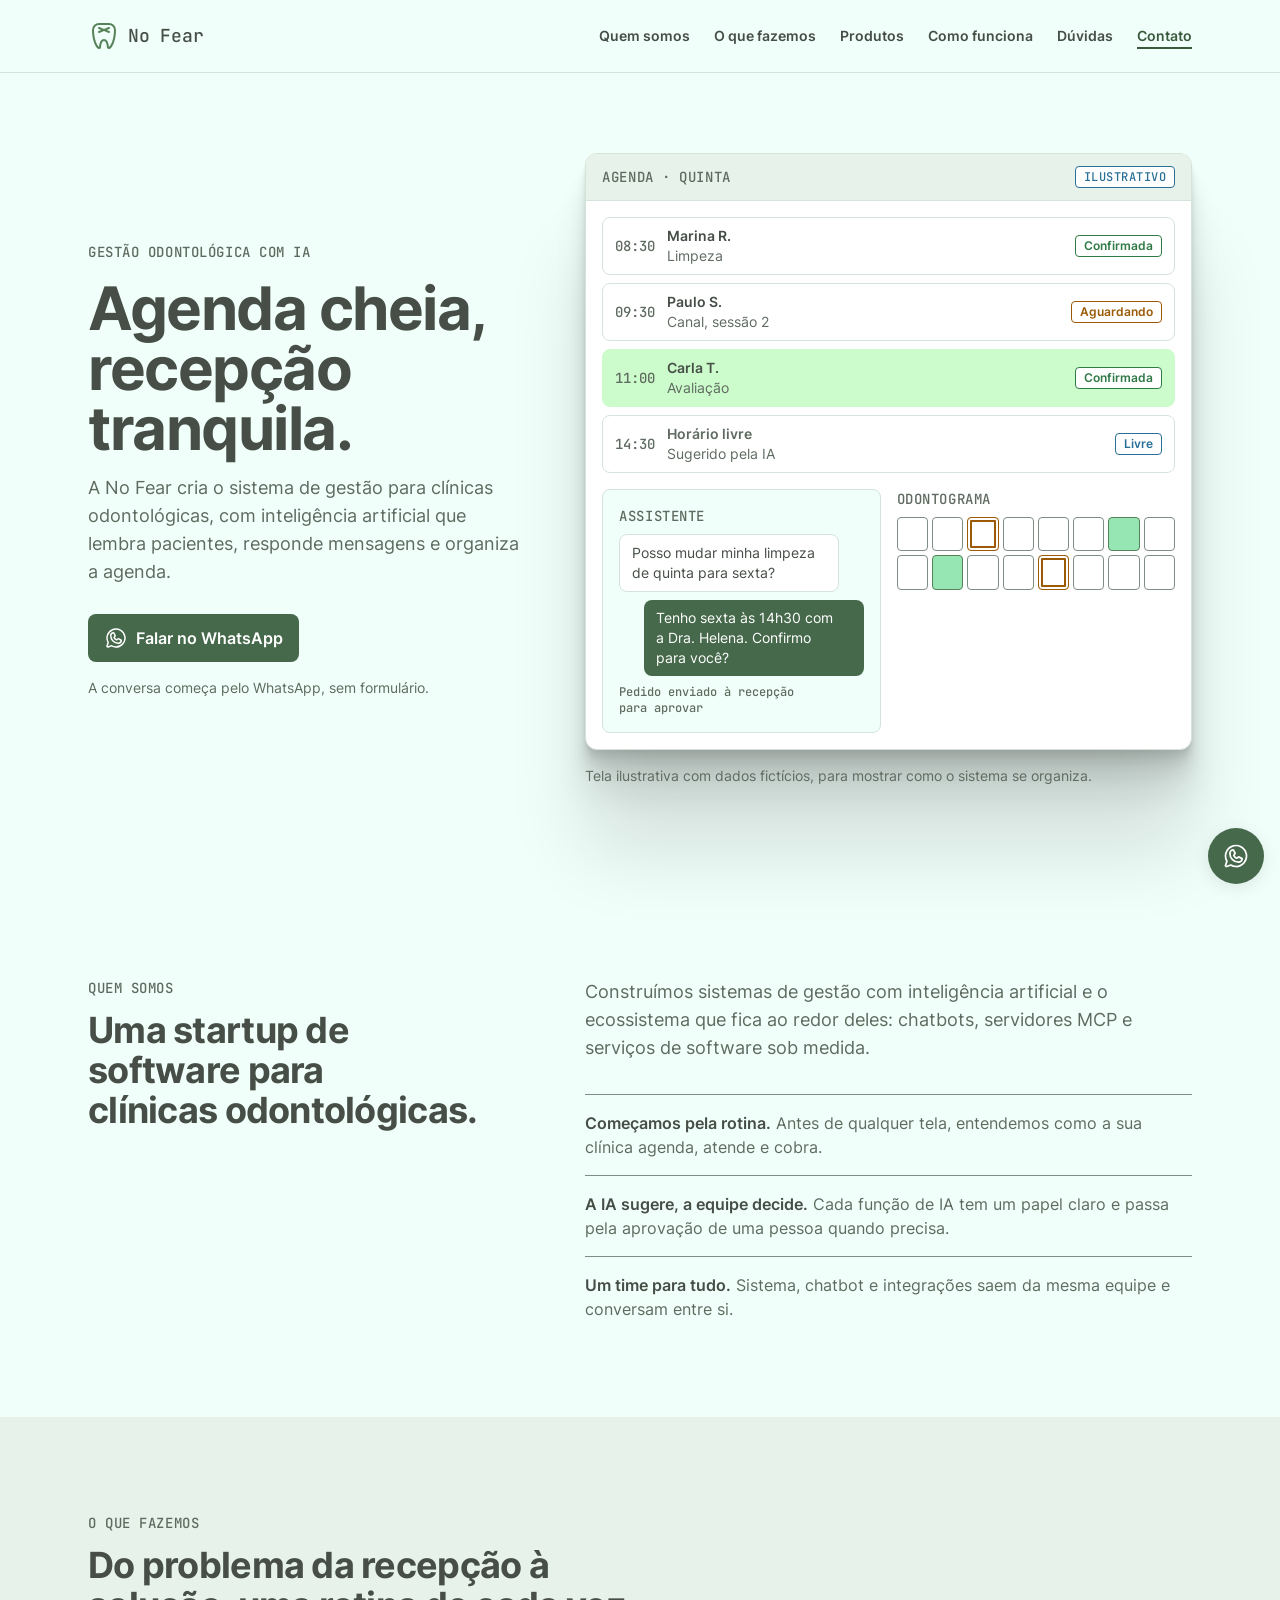
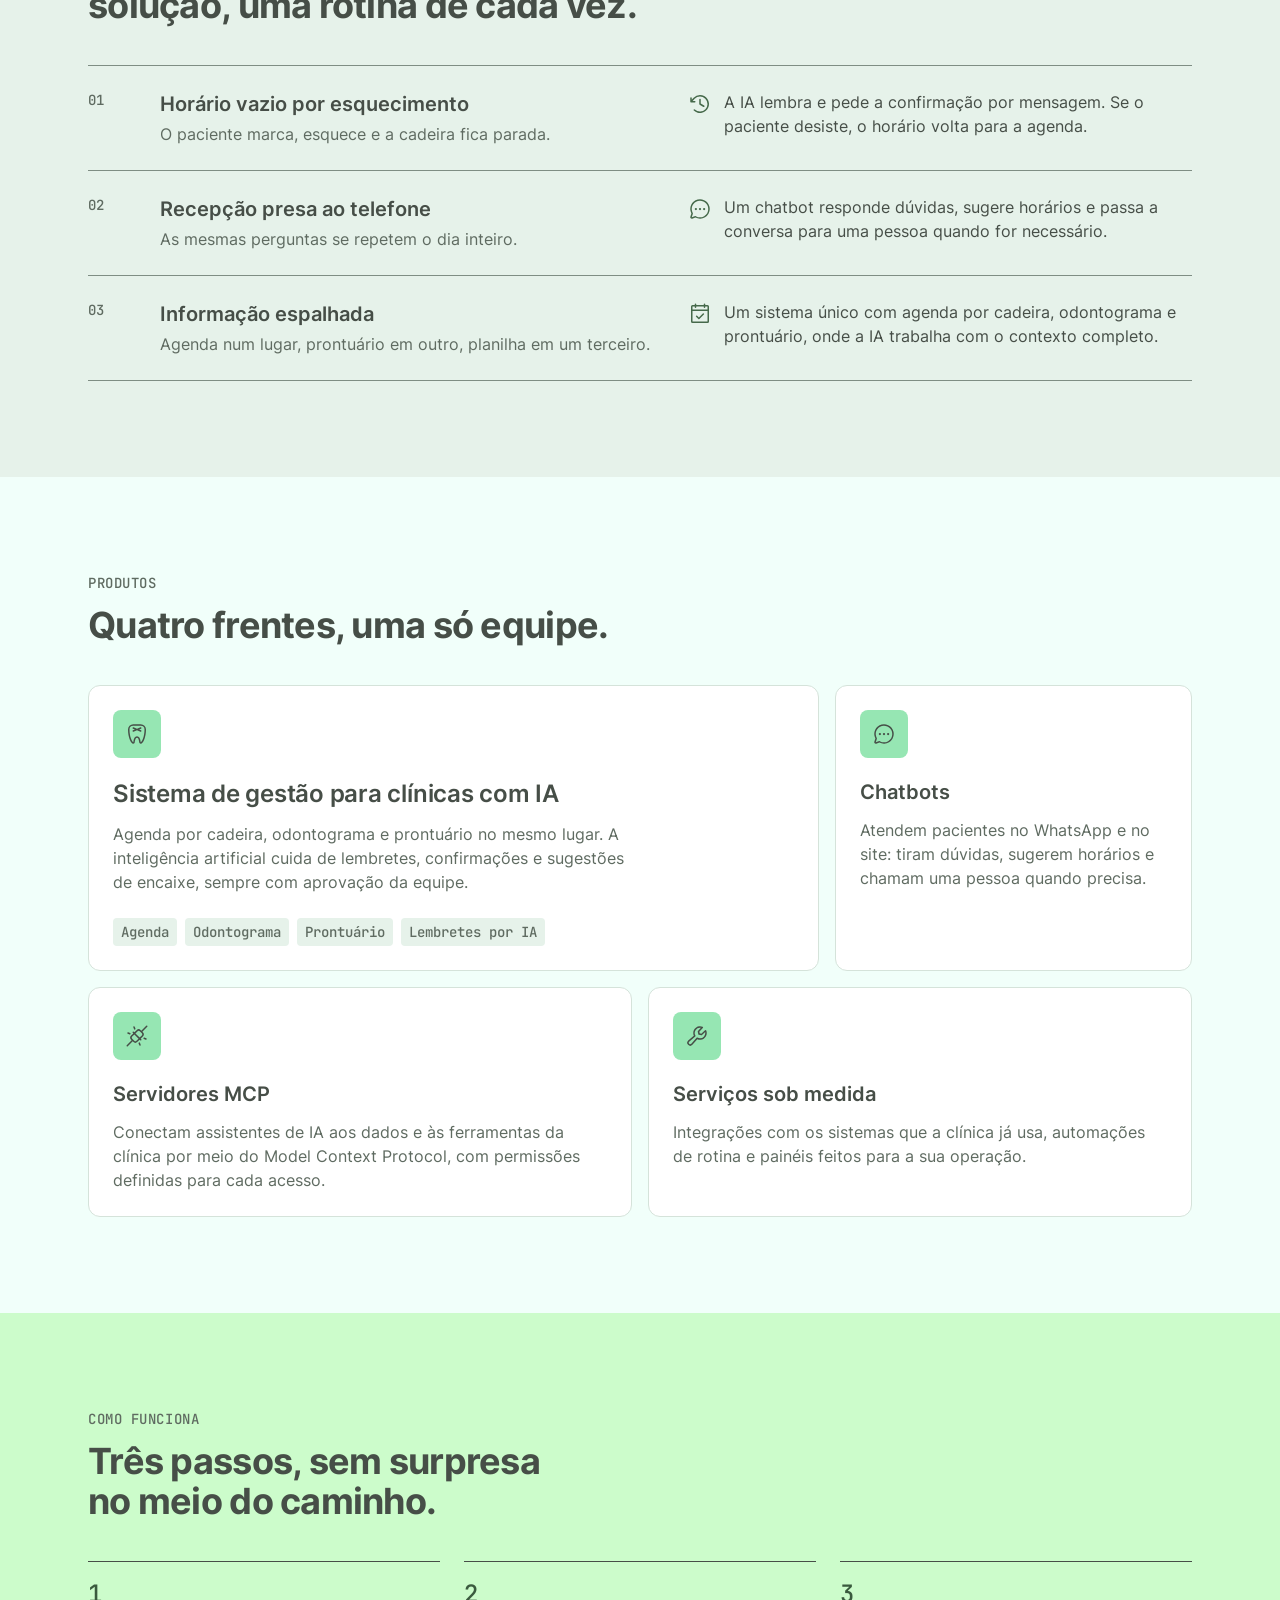
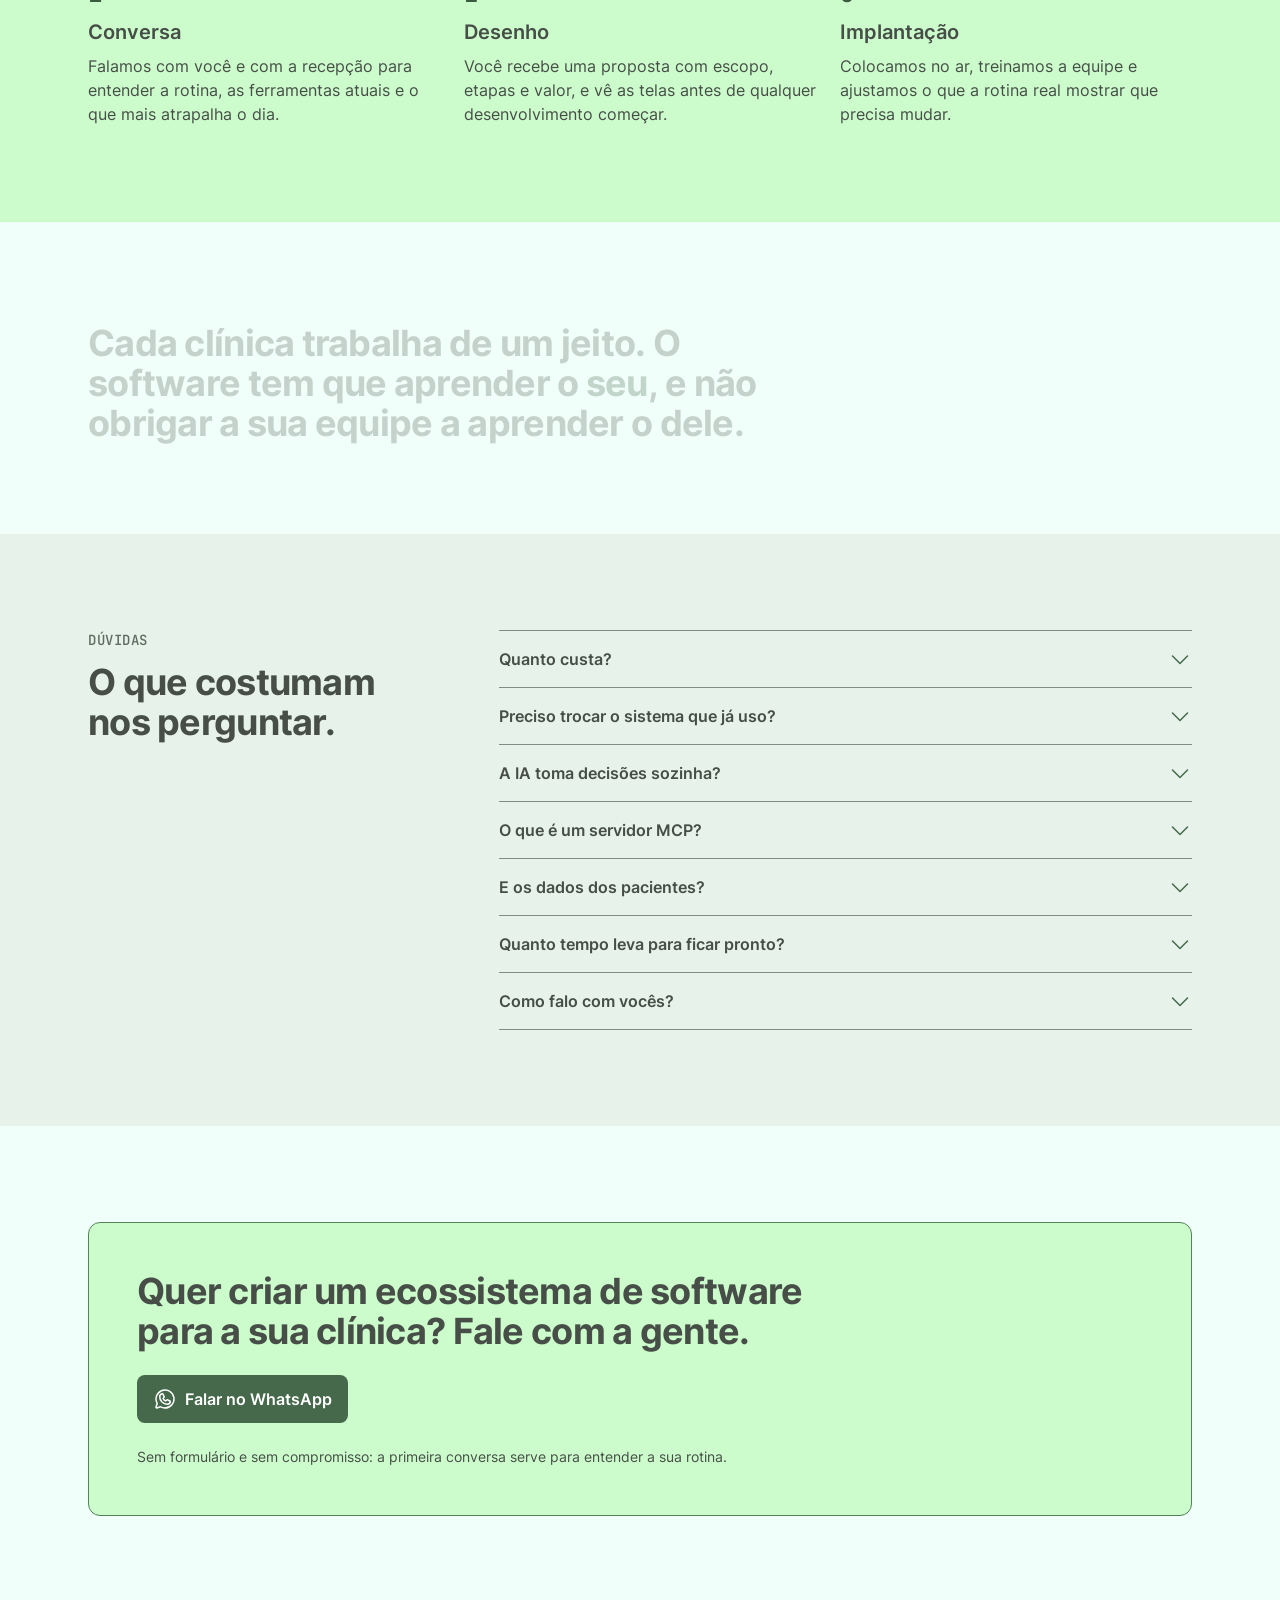
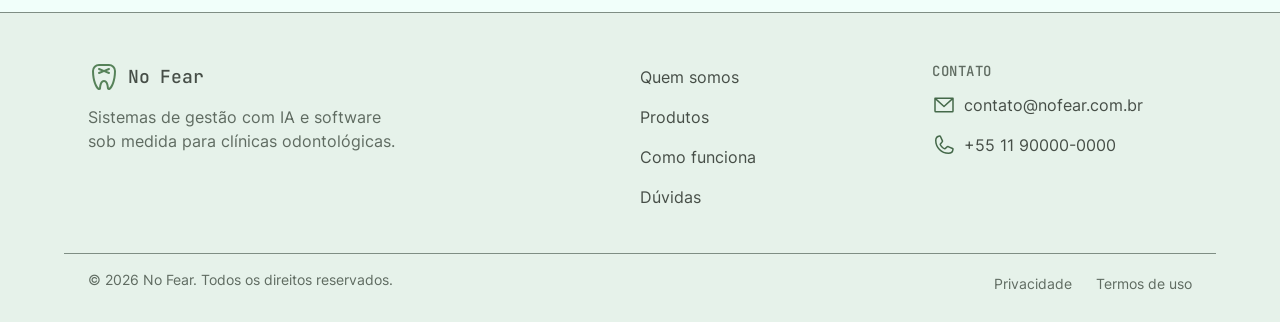
<file: index.html>
<!DOCTYPE html>
<html lang="pt-BR">
<head>
  <meta charset="UTF-8">
  <meta name="viewport" content="width=device-width, initial-scale=1">
  <title>No Fear | Sistemas de gestão com IA para clínicas odontológicas</title>
  <meta name="description" content="A No Fear cria sistemas de gestão com inteligência artificial para clínicas odontológicas, além de chatbots, servidores MCP e software sob medida.">
  <meta name="theme-color" content="#f1fffa">
  <link rel="icon" href="assets/favicon.svg" type="image/svg+xml">
  <link rel="canonical" href="https://jp-silva08.github.io/no-fear-site/">

  <meta property="og:type" content="website">
  <meta property="og:locale" content="pt_BR">
  <meta property="og:site_name" content="No Fear">
  <meta property="og:title" content="No Fear | Sistemas de gestão com IA para clínicas odontológicas">
  <meta property="og:description" content="Sistema de gestão, chatbots, servidores MCP e software sob medida para clínicas odontológicas.">
  <meta property="og:url" content="https://jp-silva08.github.io/no-fear-site/">
  <meta property="og:image" content="https://jp-silva08.github.io/no-fear-site/assets/og.png">
  <meta property="og:image:width" content="1200">
  <meta property="og:image:height" content="630">
  <meta name="twitter:card" content="summary_large_image">

  <link rel="preload" href="assets/fonts/inter-400.woff2" as="font" type="font/woff2" crossorigin>
  <link rel="preload" href="assets/fonts/inter-700.woff2" as="font" type="font/woff2" crossorigin>
  <link rel="stylesheet" href="css/style.css">
  <script>document.documentElement.classList.add('js');</script>
</head>
<body>
<svg xmlns="http://www.w3.org/2000/svg" width="0" height="0" style="position:absolute" aria-hidden="true" focusable="false">
<symbol id="i-arrow-right" viewBox="0 0 256 256"><path d="M221.66,133.66l-72,72a8,8,0,0,1-11.32-11.32L196.69,136H40a8,8,0,0,1,0-16H196.69L138.34,61.66a8,8,0,0,1,11.32-11.32l72,72A8,8,0,0,1,221.66,133.66Z"/></symbol>
<symbol id="i-calendar-check" viewBox="0 0 256 256"><path d="M208,32H184V24a8,8,0,0,0-16,0v8H88V24a8,8,0,0,0-16,0v8H48A16,16,0,0,0,32,48V208a16,16,0,0,0,16,16H208a16,16,0,0,0,16-16V48A16,16,0,0,0,208,32ZM72,48v8a8,8,0,0,0,16,0V48h80v8a8,8,0,0,0,16,0V48h24V80H48V48ZM208,208H48V96H208V208Zm-38.34-85.66a8,8,0,0,1,0,11.32l-48,48a8,8,0,0,1-11.32,0l-24-24a8,8,0,0,1,11.32-11.32L116,164.69l42.34-42.35A8,8,0,0,1,169.66,122.34Z"/></symbol>
<symbol id="i-caret-down" viewBox="0 0 256 256"><path d="M213.66,101.66l-80,80a8,8,0,0,1-11.32,0l-80-80A8,8,0,0,1,53.66,90.34L128,164.69l74.34-74.35a8,8,0,0,1,11.32,11.32Z"/></symbol>
<symbol id="i-chat-circle-dots" viewBox="0 0 256 256"><path d="M140,128a12,12,0,1,1-12-12A12,12,0,0,1,140,128ZM84,116a12,12,0,1,0,12,12A12,12,0,0,0,84,116Zm88,0a12,12,0,1,0,12,12A12,12,0,0,0,172,116Zm60,12A104,104,0,0,1,79.12,219.82L45.07,231.17a16,16,0,0,1-20.24-20.24l11.35-34.05A104,104,0,1,1,232,128Zm-16,0A88,88,0,1,0,51.81,172.06a8,8,0,0,1,.66,6.54L40,216,77.4,203.53a7.85,7.85,0,0,1,2.53-.42,8,8,0,0,1,4,1.08A88,88,0,0,0,216,128Z"/></symbol>
<symbol id="i-clock-counter-clockwise" viewBox="0 0 256 256"><path d="M136,80v43.47l36.12,21.67a8,8,0,0,1-8.24,13.72l-40-24A8,8,0,0,1,120,128V80a8,8,0,0,1,16,0Zm-8-48A95.44,95.44,0,0,0,60.08,60.15C52.81,67.51,46.35,74.59,40,82V64a8,8,0,0,0-16,0v40a8,8,0,0,0,8,8H72a8,8,0,0,0,0-16H49c7.15-8.42,14.27-16.35,22.39-24.57a80,80,0,1,1,1.66,114.75,8,8,0,1,0-11,11.64A96,96,0,1,0,128,32Z"/></symbol>
<symbol id="i-envelope-simple" viewBox="0 0 256 256"><path d="M224,48H32a8,8,0,0,0-8,8V192a16,16,0,0,0,16,16H216a16,16,0,0,0,16-16V56A8,8,0,0,0,224,48ZM203.43,64,128,133.15,52.57,64ZM216,192H40V74.19l82.59,75.71a8,8,0,0,0,10.82,0L216,74.19V192Z"/></symbol>
<symbol id="i-list" viewBox="0 0 256 256"><path d="M224,128a8,8,0,0,1-8,8H40a8,8,0,0,1,0-16H216A8,8,0,0,1,224,128ZM40,72H216a8,8,0,0,0,0-16H40a8,8,0,0,0,0,16ZM216,184H40a8,8,0,0,0,0,16H216a8,8,0,0,0,0-16Z"/></symbol>
<symbol id="i-phone" viewBox="0 0 256 256"><path d="M222.37,158.46l-47.11-21.11-.13-.06a16,16,0,0,0-15.17,1.4,8.12,8.12,0,0,0-.75.56L134.87,160c-15.42-7.49-31.34-23.29-38.83-38.51l20.78-24.71c.2-.25.39-.5.57-.77a16,16,0,0,0,1.32-15.06l0-.12L97.54,33.64a16,16,0,0,0-16.62-9.52A56.26,56.26,0,0,0,32,80c0,79.4,64.6,144,144,144a56.26,56.26,0,0,0,55.88-48.92A16,16,0,0,0,222.37,158.46ZM176,208A128.14,128.14,0,0,1,48,80,40.2,40.2,0,0,1,82.87,40a.61.61,0,0,0,0,.12l21,47L83.2,111.86a6.13,6.13,0,0,0-.57.77,16,16,0,0,0-1,15.7c9.06,18.53,27.73,37.06,46.46,46.11a16,16,0,0,0,15.75-1.14,8.44,8.44,0,0,0,.74-.56L168.89,152l47,21.05h0s.08,0,.11,0A40.21,40.21,0,0,1,176,208Z"/></symbol>
<symbol id="i-plugs-connected" viewBox="0 0 256 256"><path d="M237.66,18.34a8,8,0,0,0-11.32,0l-52.4,52.41-5.37-5.38a32.05,32.05,0,0,0-45.26,0L100,88.69l-6.34-6.35A8,8,0,0,0,82.34,93.66L88.69,100,65.37,123.31a32,32,0,0,0,0,45.26l5.38,5.37-52.41,52.4a8,8,0,0,0,11.32,11.32l52.4-52.41,5.37,5.38a32,32,0,0,0,45.26,0L156,167.31l6.34,6.35a8,8,0,0,0,11.32-11.32L167.31,156l23.32-23.31a32,32,0,0,0,0-45.26l-5.38-5.37,52.41-52.4A8,8,0,0,0,237.66,18.34Zm-116.29,161a16,16,0,0,1-22.62,0L76.69,157.25a16,16,0,0,1,0-22.62L100,111.31,144.69,156Zm57.94-57.94L156,144.69,111.31,100l23.32-23.31a16,16,0,0,1,22.62,0l22.06,22A16,16,0,0,1,179.31,121.37ZM88.57,35A8,8,0,0,1,103.43,29l8,20A8,8,0,0,1,96.57,55ZM24.57,93A8,8,0,0,1,35,88.57l20,8A8,8,0,0,1,49,111.43l-20-8A8,8,0,0,1,24.57,93ZM231.43,163a8,8,0,0,1-10.4,4.46l-20-8A8,8,0,1,1,207,144.57l20,8A8,8,0,0,1,231.43,163Zm-64,58.06A8,8,0,0,1,152.57,227l-8-20A8,8,0,0,1,159.43,201Z"/></symbol>
<symbol id="i-shield-check" viewBox="0 0 256 256"><path d="M208,40H48A16,16,0,0,0,32,56v56c0,52.72,25.52,84.67,46.93,102.19,23.06,18.86,46,25.26,47,25.53a8,8,0,0,0,4.2,0c1-.27,23.91-6.67,47-25.53C198.48,196.67,224,164.72,224,112V56A16,16,0,0,0,208,40Zm0,72c0,37.07-13.66,67.16-40.6,89.42A129.3,129.3,0,0,1,128,223.62a128.25,128.25,0,0,1-38.92-21.81C61.82,179.51,48,149.3,48,112l0-56,160,0ZM82.34,141.66a8,8,0,0,1,11.32-11.32L112,148.69l50.34-50.35a8,8,0,0,1,11.32,11.32l-56,56a8,8,0,0,1-11.32,0Z"/></symbol>
<symbol id="i-sparkle" viewBox="0 0 256 256"><path d="M197.58,129.06,146,110l-19-51.62a15.92,15.92,0,0,0-29.88,0L78,110l-51.62,19a15.92,15.92,0,0,0,0,29.88L78,178l19,51.62a15.92,15.92,0,0,0,29.88,0L146,178l51.62-19a15.92,15.92,0,0,0,0-29.88ZM137,164.22a8,8,0,0,0-4.74,4.74L112,223.85,91.78,169A8,8,0,0,0,87,164.22L32.15,144,87,123.78A8,8,0,0,0,91.78,119L112,64.15,132.22,119a8,8,0,0,0,4.74,4.74L191.85,144ZM144,40a8,8,0,0,1,8-8h16V16a8,8,0,0,1,16,0V32h16a8,8,0,0,1,0,16H184V64a8,8,0,0,1-16,0V48H152A8,8,0,0,1,144,40ZM248,88a8,8,0,0,1-8,8h-8v8a8,8,0,0,1-16,0V96h-8a8,8,0,0,1,0-16h8V72a8,8,0,0,1,16,0v8h8A8,8,0,0,1,248,88Z"/></symbol>
<symbol id="i-tooth" viewBox="0 0 256 256"><path d="M171,71.42,149.54,80,171,88.57A8,8,0,1,1,165,103.42L128,88.61,91,103.42A8,8,0,1,1,85,88.57L106.46,80,85,71.42A8,8,0,1,1,91,56.57l37,14.81,37-14.81A8,8,0,1,1,171,71.42Zm53,8.33c0,42.72-8,75.4-14.69,95.28-8.73,25.8-20.63,45.49-32.65,54a15.69,15.69,0,0,1-15.95,1.41,16.09,16.09,0,0,1-9.18-13.36C150.68,205.58,146.48,168,128,168s-22.68,37.59-23.53,49.11a16.09,16.09,0,0,1-16,14.9,15.67,15.67,0,0,1-9.13-2.95c-12-8.53-23.92-28.22-32.65-54C40,155.15,32,122.47,32,79.75A56,56,0,0,1,88,24h80A56,56,0,0,1,224,79.75Zm-16,0A40,40,0,0,0,168,40H88A40,40,0,0,0,48,79.76c0,40.55,7.51,71.4,13.85,90.14,11.05,32.66,23,43.37,26.61,46C91.57,174.67,105.59,152,128,152s36.45,22.71,39.49,63.94h0c3.6-2.59,15.57-13.26,26.66-46C200.49,151.16,208,120.31,208,79.76Z"/></symbol>
<symbol id="i-whatsapp-logo" viewBox="0 0 256 256"><path d="M187.58,144.84l-32-16a8,8,0,0,0-8,.5l-14.69,9.8a40.55,40.55,0,0,1-16-16l9.8-14.69a8,8,0,0,0,.5-8l-16-32A8,8,0,0,0,104,64a40,40,0,0,0-40,40,88.1,88.1,0,0,0,88,88,40,40,0,0,0,40-40A8,8,0,0,0,187.58,144.84ZM152,176a72.08,72.08,0,0,1-72-72A24,24,0,0,1,99.29,80.46l11.48,23L101,118a8,8,0,0,0-.73,7.51,56.47,56.47,0,0,0,30.15,30.15A8,8,0,0,0,138,155l14.61-9.74,23,11.48A24,24,0,0,1,152,176ZM128,24A104,104,0,0,0,36.18,176.88L24.83,210.93a16,16,0,0,0,20.24,20.24l34.05-11.35A104,104,0,1,0,128,24Zm0,192a87.87,87.87,0,0,1-44.06-11.81,8,8,0,0,0-6.54-.67L40,216,52.47,178.6a8,8,0,0,0-.66-6.54A88,88,0,1,1,128,216Z"/></symbol>
<symbol id="i-wrench" viewBox="0 0 256 256"><path d="M226.76,69a8,8,0,0,0-12.84-2.88l-40.3,37.19-17.23-3.7-3.7-17.23,37.19-40.3A8,8,0,0,0,187,29.24,72,72,0,0,0,88,96,72.34,72.34,0,0,0,94,124.94L33.79,177c-.15.12-.29.26-.43.39a32,32,0,0,0,45.26,45.26c.13-.13.27-.28.39-.42L131.06,162A72,72,0,0,0,232,96,71.56,71.56,0,0,0,226.76,69ZM160,152a56.14,56.14,0,0,1-27.07-7,8,8,0,0,0-9.92,1.77L67.11,211.51a16,16,0,0,1-22.62-22.62L109.18,133a8,8,0,0,0,1.77-9.93,56,56,0,0,1,58.36-82.31l-31.2,33.81a8,8,0,0,0-1.94,7.1L141.83,108a8,8,0,0,0,6.14,6.14l26.35,5.66a8,8,0,0,0,7.1-1.94l33.81-31.2A56.06,56.06,0,0,1,160,152Z"/></symbol>
<symbol id="i-x" viewBox="0 0 256 256"><path d="M205.66,194.34a8,8,0,0,1-11.32,11.32L128,139.31,61.66,205.66a8,8,0,0,1-11.32-11.32L116.69,128,50.34,61.66A8,8,0,0,1,61.66,50.34L128,116.69l66.34-66.35a8,8,0,0,1,11.32,11.32L139.31,128Z"/></symbol>
</svg>
  <a class="skip-link" href="#conteudo">Pular para o conteúdo</a>

  <header class="site-header">
    <div class="container header-row">
      <a class="brand" href="#topo" aria-label="No Fear, início">
        <svg class="brand-mark" aria-hidden="true"><use href="#i-tooth"/></svg>
        <span class="brand-name">No Fear</span>
      </a>
      <button class="menu-toggle" type="button" aria-expanded="false" aria-controls="menu" aria-label="Abrir menu">
        <span class="bars" aria-hidden="true"><span></span><span></span><span></span></span>
      </button>
      <nav id="menu" class="menu" aria-label="Principal">
        <a href="#quem-somos">Quem somos</a>
        <a href="#o-que-fazemos">O que fazemos</a>
        <a href="#produtos">Produtos</a>
        <a href="#como-funciona">Como funciona</a>
        <a href="#faq">Dúvidas</a>
        <a href="#contato">Contato</a>
      </nav>
    </div>
  </header>

  <main id="conteudo">
    <section class="hero" id="topo">
      <div class="container hero-grid">
        <div class="hero-copy">
          <p class="mono-label">Gestão odontológica com IA</p>
          <h1>Agenda cheia, recepção tranquila.</h1>
          <p class="lead">A No Fear cria o sistema de gestão para clínicas odontológicas, com inteligência artificial que lembra pacientes, responde mensagens e organiza a agenda.</p>
          <a class="btn btn-primary" href="#contato" data-whatsapp>
            <svg class="icon" aria-hidden="true"><use href="#i-whatsapp-logo"/></svg>
            Falar no WhatsApp
          </a>
          <p class="hero-note">A conversa começa pelo WhatsApp, sem formulário.</p>
        </div>

        <figure class="hero-visual">
          <div class="screen" role="img" aria-label="Tela ilustrativa do sistema: agenda do dia, odontograma e assistente de IA respondendo a um paciente.">
            <div class="screen-bar">
              <span class="mono-label">Agenda · quinta</span>
              <span class="tag tag-info">Ilustrativo</span>
            </div>
            <div class="screen-body">
              <div class="agenda" aria-hidden="true">
                <div class="slot"><span class="slot-time">08:30</span><span class="slot-name">Marina R.<small>Limpeza</small></span><span class="chip chip-ok">Confirmada</span></div>
                <div class="slot"><span class="slot-time">09:30</span><span class="slot-name">Paulo S.<small>Canal, sessão 2</small></span><span class="chip chip-wait">Aguardando</span></div>
                <div class="slot slot-active"><span class="slot-time">11:00</span><span class="slot-name">Carla T.<small>Avaliação</small></span><span class="chip chip-ok">Confirmada</span></div>
                <div class="slot"><span class="slot-time">14:30</span><span class="slot-name slot-free">Horário livre<small>Sugerido pela IA</small></span><span class="chip chip-free">Livre</span></div>
              </div>

              <div class="assistant" aria-hidden="true">
                <p class="mono-label">Assistente</p>
                <p class="msg msg-in">Posso mudar minha limpeza de quinta para sexta?</p>
                <p class="msg msg-out">Tenho sexta às 14h30 com a Dra. Helena. Confirmo para você?</p>
                <p class="assistant-foot">Pedido enviado à recepção para aprovar</p>
              </div>

              <div class="odonto" aria-hidden="true">
                <p class="mono-label">Odontograma</p>
                <div class="teeth">
                  <i></i><i></i><i class="t-mark"></i><i></i><i></i><i></i><i class="t-done"></i><i></i>
                  <i></i><i class="t-done"></i><i></i><i></i><i class="t-mark"></i><i></i><i></i><i></i>
                </div>
              </div>
            </div>
          </div>
          <figcaption>Tela ilustrativa com dados fictícios, para mostrar como o sistema se organiza.</figcaption>
        </figure>
      </div>
    </section>

    <section class="section" id="quem-somos">
      <div class="container split">
        <div class="split-head reveal">
          <p class="mono-label">Quem somos</p>
          <h2>Uma startup de software para clínicas odontológicas.</h2>
        </div>
        <div class="split-body reveal" style="--d:80ms">
          <p class="lead">Construímos sistemas de gestão com inteligência artificial e o ecossistema que fica ao redor deles: chatbots, servidores MCP e serviços de software sob medida.</p>
          <ul class="principles">
            <li><strong>Começamos pela rotina.</strong> Antes de qualquer tela, entendemos como a sua clínica agenda, atende e cobra.</li>
            <li><strong>A IA sugere, a equipe decide.</strong> Cada função de IA tem um papel claro e passa pela aprovação de uma pessoa quando precisa.</li>
            <li><strong>Um time para tudo.</strong> Sistema, chatbot e integrações saem da mesma equipe e conversam entre si.</li>
          </ul>
        </div>
      </div>
    </section>

    <section class="section band-sunken" id="o-que-fazemos">
      <div class="container">
        <div class="section-head reveal">
          <p class="mono-label">O que fazemos</p>
          <h2>Do problema da recepção à solução, uma rotina de cada vez.</h2>
        </div>
        <ol class="rows">
          <li class="row reveal">
            <span class="row-num">01</span>
            <div class="row-problem"><h3>Horário vazio por esquecimento</h3><p>O paciente marca, esquece e a cadeira fica parada.</p></div>
            <div class="row-solution"><svg class="icon" aria-hidden="true"><use href="#i-clock-counter-clockwise"/></svg><p>A IA lembra e pede a confirmação por mensagem. Se o paciente desiste, o horário volta para a agenda.</p></div>
          </li>
          <li class="row reveal" style="--d:70ms">
            <span class="row-num">02</span>
            <div class="row-problem"><h3>Recepção presa ao telefone</h3><p>As mesmas perguntas se repetem o dia inteiro.</p></div>
            <div class="row-solution"><svg class="icon" aria-hidden="true"><use href="#i-chat-circle-dots"/></svg><p>Um chatbot responde dúvidas, sugere horários e passa a conversa para uma pessoa quando for necessário.</p></div>
          </li>
          <li class="row reveal" style="--d:140ms">
            <span class="row-num">03</span>
            <div class="row-problem"><h3>Informação espalhada</h3><p>Agenda num lugar, prontuário em outro, planilha em um terceiro.</p></div>
            <div class="row-solution"><svg class="icon" aria-hidden="true"><use href="#i-calendar-check"/></svg><p>Um sistema único com agenda por cadeira, odontograma e prontuário, onde a IA trabalha com o contexto completo.</p></div>
          </li>
        </ol>
      </div>
    </section>

    <section class="section" id="produtos">
      <div class="container">
        <div class="section-head reveal">
          <p class="mono-label">Produtos</p>
          <h2>Quatro frentes, uma só equipe.</h2>
        </div>
        <div class="products">
          <article class="card card-lg reveal">
            <span class="icon-chip"><svg class="icon" aria-hidden="true"><use href="#i-tooth"/></svg></span>
            <h3>Sistema de gestão para clínicas com IA</h3>
            <p>Agenda por cadeira, odontograma e prontuário no mesmo lugar. A inteligência artificial cuida de lembretes, confirmações e sugestões de encaixe, sempre com aprovação da equipe.</p>
            <ul class="tags"><li>Agenda</li><li>Odontograma</li><li>Prontuário</li><li>Lembretes por IA</li></ul>
          </article>
          <article class="card card-sm reveal" style="--d:70ms">
            <span class="icon-chip"><svg class="icon" aria-hidden="true"><use href="#i-chat-circle-dots"/></svg></span>
            <h3>Chatbots</h3>
            <p>Atendem pacientes no WhatsApp e no site: tiram dúvidas, sugerem horários e chamam uma pessoa quando precisa.</p>
          </article>
          <article class="card card-half reveal">
            <span class="icon-chip"><svg class="icon" aria-hidden="true"><use href="#i-plugs-connected"/></svg></span>
            <h3>Servidores MCP</h3>
            <p>Conectam assistentes de IA aos dados e às ferramentas da clínica por meio do Model Context Protocol, com permissões definidas para cada acesso.</p>
          </article>
          <article class="card card-half reveal" style="--d:70ms">
            <span class="icon-chip"><svg class="icon" aria-hidden="true"><use href="#i-wrench"/></svg></span>
            <h3>Serviços sob medida</h3>
            <p>Integrações com os sistemas que a clínica já usa, automações de rotina e painéis feitos para a sua operação.</p>
          </article>
        </div>
      </div>
    </section>

    <section class="section band-panel" id="como-funciona">
      <div class="container">
        <div class="section-head reveal">
          <p class="mono-label">Como funciona</p>
          <h2>Três passos, sem surpresa no meio do caminho.</h2>
        </div>
        <ol class="steps">
          <li class="step reveal">
            <span class="step-num">1</span>
            <h3>Conversa</h3>
            <p>Falamos com você e com a recepção para entender a rotina, as ferramentas atuais e o que mais atrapalha o dia.</p>
          </li>
          <li class="step reveal" style="--d:80ms">
            <span class="step-num">2</span>
            <h3>Desenho</h3>
            <p>Você recebe uma proposta com escopo, etapas e valor, e vê as telas antes de qualquer desenvolvimento começar.</p>
          </li>
          <li class="step reveal" style="--d:160ms">
            <span class="step-num">3</span>
            <h3>Implantação</h3>
            <p>Colocamos no ar, treinamos a equipe e ajustamos o que a rotina real mostrar que precisa mudar.</p>
          </li>
        </ol>
      </div>
    </section>

    <section class="section tagline" aria-label="Nosso princípio">
      <div class="container">
        <p class="tagline-text" data-reveal>Cada clínica trabalha de um jeito. O software tem que aprender o <strong>seu</strong>, e não obrigar a sua equipe a aprender o dele.</p>
      </div>
    </section>

    <section class="section band-sunken" id="faq">
      <div class="container faq-wrap">
        <div class="section-head reveal">
          <p class="mono-label">Dúvidas</p>
          <h2>O que costumam nos perguntar.</h2>
        </div>
        <div class="faq reveal" style="--d:80ms">
          <details>
            <summary>Quanto custa?<svg class="icon" aria-hidden="true"><use href="#i-caret-down"/></svg></summary>
            <p>Cada projeto é desenhado para uma clínica, então o valor depende do escopo. Depois da primeira conversa, enviamos uma proposta com etapas e preço fechado, para você decidir com tudo à mostra.</p>
          </details>
          <details>
            <summary>Preciso trocar o sistema que já uso?<svg class="icon" aria-hidden="true"><use href="#i-caret-down"/></svg></summary>
            <p>Nem sempre. Dependendo do caso, criamos integrações e chatbots que funcionam ao lado do que a clínica já usa. Avaliamos isso na conversa inicial.</p>
          </details>
          <details>
            <summary>A IA toma decisões sozinha?<svg class="icon" aria-hidden="true"><use href="#i-caret-down"/></svg></summary>
            <p>Não nas decisões que importam. Ela sugere horários, redige respostas e envia lembretes. Mudanças na agenda e informações clínicas passam pela aprovação de uma pessoa da equipe.</p>
          </details>
          <details>
            <summary>O que é um servidor MCP?<svg class="icon" aria-hidden="true"><use href="#i-caret-down"/></svg></summary>
            <p>MCP é o Model Context Protocol, um padrão para conectar assistentes de IA a dados e ferramentas. Um servidor MCP da clínica define exatamente o que o assistente pode consultar e fazer, e o que fica fora do alcance dele.</p>
          </details>
          <details>
            <summary>E os dados dos pacientes?<svg class="icon" aria-hidden="true"><use href="#i-caret-down"/></svg></summary>
            <p>São dados sensíveis, e tratamos isso desde o desenho do projeto: acesso por perfil, o mínimo de informação em cada função e uma conversa sobre a LGPD antes de começar. Os detalhes entram na proposta.</p>
          </details>
          <details>
            <summary>Quanto tempo leva para ficar pronto?<svg class="icon" aria-hidden="true"><use href="#i-caret-down"/></svg></summary>
            <p>Depende do que for combinado. Um chatbot é bem diferente de um sistema completo. O prazo de cada etapa vai escrito na proposta, antes de você aprovar.</p>
          </details>
          <details>
            <summary>Como falo com vocês?<svg class="icon" aria-hidden="true"><use href="#i-caret-down"/></svg></summary>
            <p>Pelo WhatsApp ou por email. Os dois contatos estão no fim desta página.</p>
          </details>
        </div>
      </div>
    </section>

    <section class="section cta" id="contato">
      <div class="container">
        <div class="cta-box reveal">
          <h2>Quer criar um ecossistema de software para a sua clínica? Fale com a gente.</h2>
          <a class="btn btn-primary" href="#contato" data-whatsapp>
            <svg class="icon" aria-hidden="true"><use href="#i-whatsapp-logo"/></svg>
            Falar no WhatsApp
          </a>
          <p class="cta-note">Sem formulário e sem compromisso: a primeira conversa serve para entender a sua rotina.</p>
        </div>
      </div>
    </section>
  </main>

  <footer class="site-footer">
    <div class="container footer-grid">
      <div class="footer-brand">
        <a class="brand" href="#topo" aria-label="No Fear, voltar ao topo">
          <svg class="brand-mark" aria-hidden="true"><use href="#i-tooth"/></svg>
          <span class="brand-name">No Fear</span>
        </a>
        <p>Sistemas de gestão com IA e software sob medida para clínicas odontológicas.</p>
      </div>
      <nav class="footer-nav" aria-label="Rodapé">
        <a href="#quem-somos">Quem somos</a>
        <a href="#produtos">Produtos</a>
        <a href="#como-funciona">Como funciona</a>
        <a href="#faq">Dúvidas</a>
      </nav>
      <address class="footer-contact">
        <p class="mono-label">Contato</p>
        <a href="mailto:contato@nofear.com.br"><svg class="icon" aria-hidden="true"><use href="#i-envelope-simple"/></svg>contato@nofear.com.br</a>
        <a href="#contato" data-phone><svg class="icon" aria-hidden="true"><use href="#i-phone"/></svg><span data-phone-text>+55 11 90000-0000</span></a>
      </address>
    </div>
    <div class="container footer-base">
      <p>© <span id="ano">2026</span> No Fear. Todos os direitos reservados.</p>
      <nav class="legal-links" aria-label="Documentos">
        <a href="privacidade.html">Privacidade</a>
        <a href="termos.html">Termos de uso</a>
      </nav>
    </div>
  </footer>

  <a class="fab" href="#contato" data-whatsapp aria-label="Falar com a No Fear no WhatsApp">
    <svg class="icon" aria-hidden="true"><use href="#i-whatsapp-logo"/></svg>
  </a>

  <script src="js/main.js"></script>
</body>
</html>
</file>
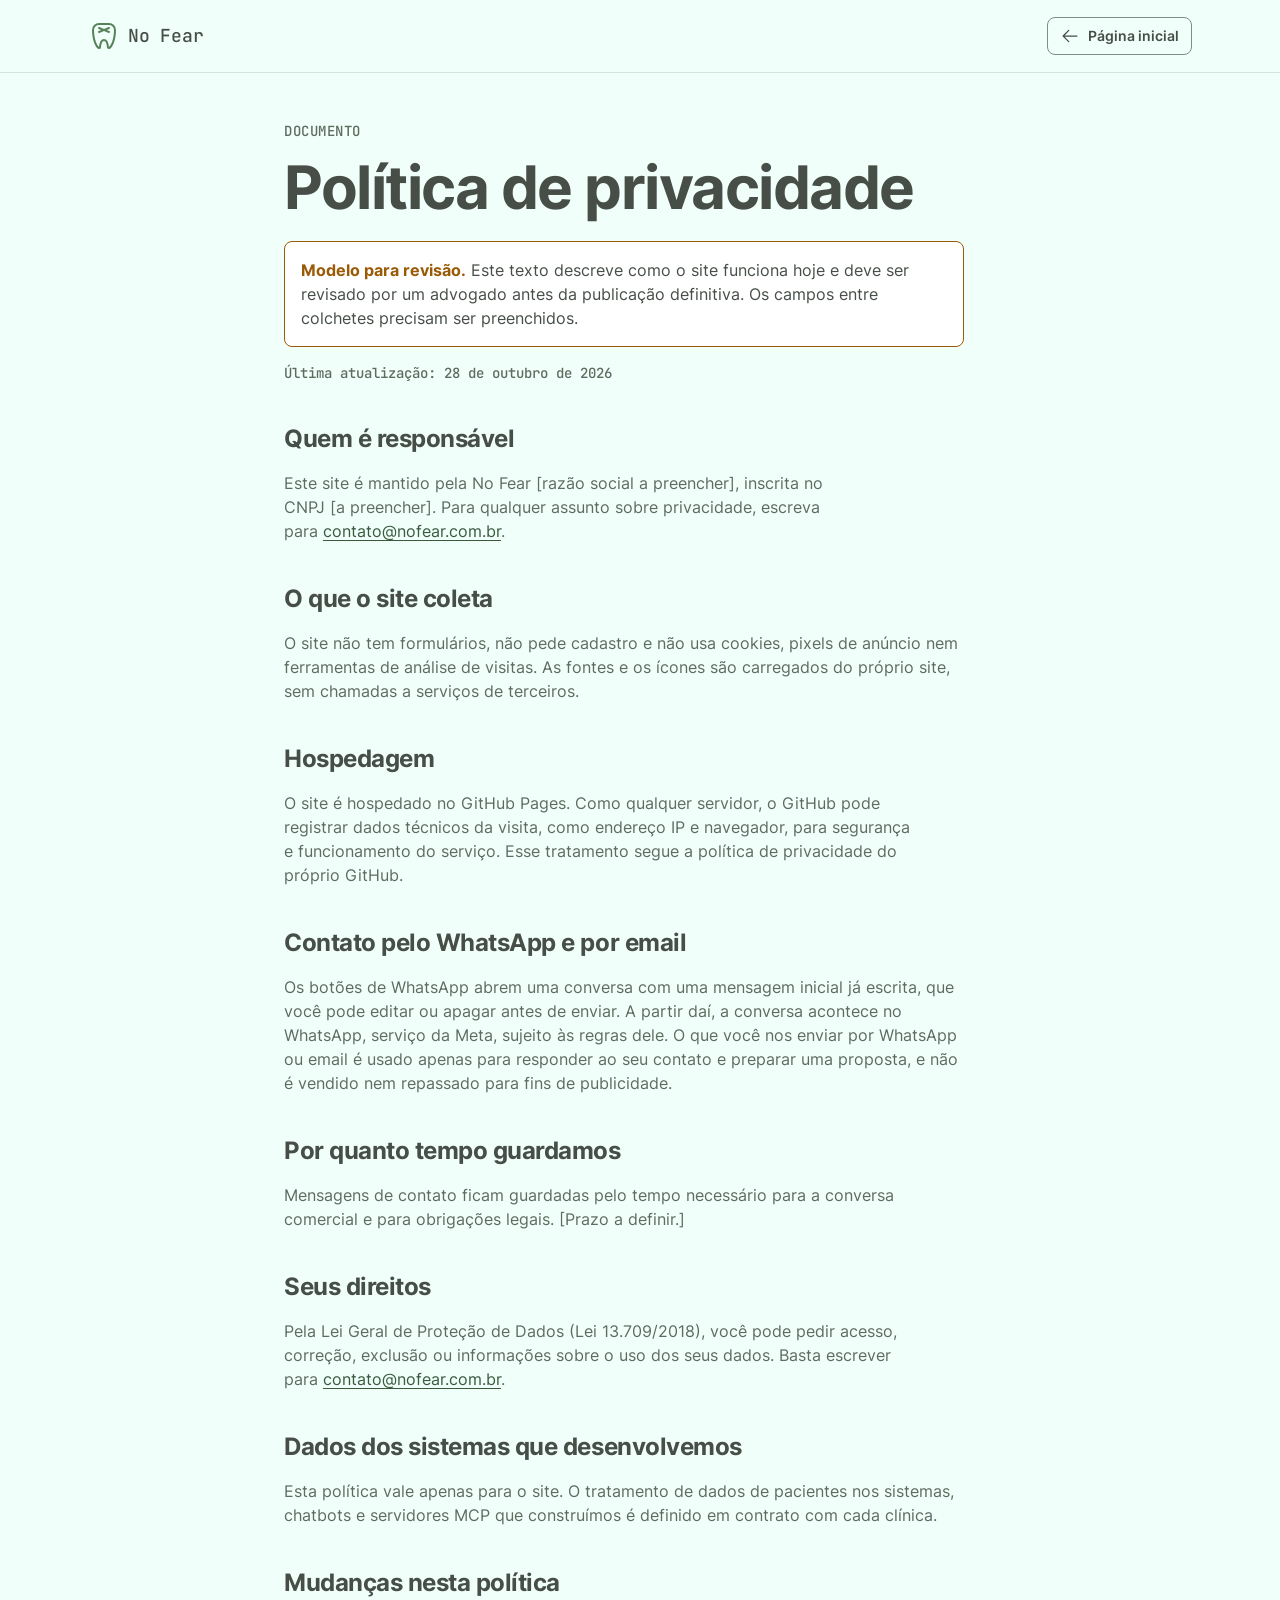
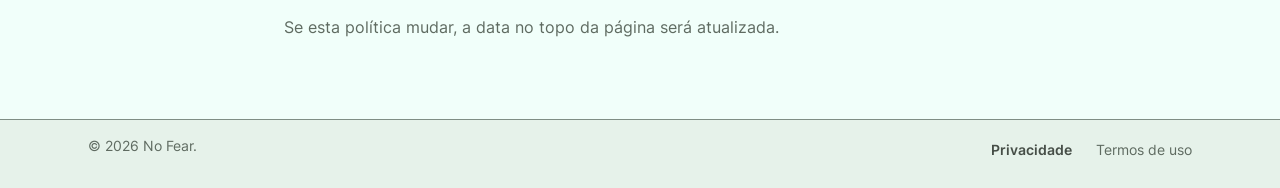
<file: privacidade.html>
<!DOCTYPE html>
<html lang="pt-BR">
<head>
  <meta charset="UTF-8">
  <meta name="viewport" content="width=device-width, initial-scale=1">
  <title>Política de privacidade | No Fear</title>
  <meta name="description" content="Como o site da No Fear trata dados de quem o visita.">
  <meta name="theme-color" content="#f1fffa">
  <link rel="icon" href="assets/favicon.svg" type="image/svg+xml">
  <link rel="canonical" href="https://jp-silva08.github.io/no-fear-site/privacidade.html">
  <meta property="og:type" content="website">
  <meta property="og:locale" content="pt_BR">
  <meta property="og:site_name" content="No Fear">
  <meta property="og:title" content="Política de privacidade | No Fear">
  <meta property="og:description" content="Como o site da No Fear trata dados de quem o visita.">
  <meta property="og:url" content="https://jp-silva08.github.io/no-fear-site/privacidade.html">
  <meta property="og:image" content="https://jp-silva08.github.io/no-fear-site/assets/og.png">
  <link rel="stylesheet" href="css/style.css">
</head>
<body>
<svg xmlns="http://www.w3.org/2000/svg" width="0" height="0" style="position:absolute" aria-hidden="true" focusable="false">
<symbol id="i-tooth" viewBox="0 0 256 256"><path d="M171,71.42,149.54,80,171,88.57A8,8,0,1,1,165,103.42L128,88.61,91,103.42A8,8,0,1,1,85,88.57L106.46,80,85,71.42A8,8,0,1,1,91,56.57l37,14.81,37-14.81A8,8,0,1,1,171,71.42Zm53,8.33c0,42.72-8,75.4-14.69,95.28-8.73,25.8-20.63,45.49-32.65,54a15.69,15.69,0,0,1-15.95,1.41,16.09,16.09,0,0,1-9.18-13.36C150.68,205.58,146.48,168,128,168s-22.68,37.59-23.53,49.11a16.09,16.09,0,0,1-16,14.9,15.67,15.67,0,0,1-9.13-2.95c-12-8.53-23.92-28.22-32.65-54C40,155.15,32,122.47,32,79.75A56,56,0,0,1,88,24h80A56,56,0,0,1,224,79.75Zm-16,0A40,40,0,0,0,168,40H88A40,40,0,0,0,48,79.76c0,40.55,7.51,71.4,13.85,90.14,11.05,32.66,23,43.37,26.61,46C91.57,174.67,105.59,152,128,152s36.45,22.71,39.49,63.94h0c3.6-2.59,15.57-13.26,26.66-46C200.49,151.16,208,120.31,208,79.76Z"/></symbol>
<symbol id="i-arrow-right" viewBox="0 0 256 256"><path d="M221.66,133.66l-72,72a8,8,0,0,1-11.32-11.32L196.69,136H40a8,8,0,0,1,0-16H196.69L138.34,61.66a8,8,0,0,1,11.32-11.32l72,72A8,8,0,0,1,221.66,133.66Z"/></symbol>
</svg>
  <a class="skip-link" href="#conteudo">Pular para o conteúdo</a>

  <header class="site-header">
    <div class="container header-row">
      <a class="brand" href="index.html" aria-label="No Fear, página inicial">
        <svg class="brand-mark" aria-hidden="true"><use href="#i-tooth"/></svg>
        <span class="brand-name">No Fear</span>
      </a>
      <a class="back-link" href="index.html"><svg class="icon icon-flip" aria-hidden="true"><use href="#i-arrow-right"/></svg>Página inicial</a>
    </div>
  </header>

  <main id="conteudo" class="legal">
    <div class="container legal-body">
      <p class="mono-label">Documento</p>
      <h1>Política de privacidade</h1>
      <p class="legal-alert"><strong>Modelo para revisão.</strong> Este texto descreve como o site funciona hoje e deve ser revisado por um advogado antes da publicação definitiva. Os campos entre colchetes precisam ser preenchidos.</p>
      <p class="legal-date">Última atualização: 28 de outubro de 2026</p>

      <h2>Quem é responsável</h2>
      <p>Este site é mantido pela No Fear [razão social a preencher], inscrita no CNPJ [a preencher]. Para qualquer assunto sobre privacidade, escreva para <a href="mailto:contato@nofear.com.br">contato@nofear.com.br</a>.</p>

      <h2>O que o site coleta</h2>
      <p>O site não tem formulários, não pede cadastro e não usa cookies, pixels de anúncio nem ferramentas de análise de visitas. As fontes e os ícones são carregados do próprio site, sem chamadas a serviços de terceiros.</p>

      <h2>Hospedagem</h2>
      <p>O site é hospedado no GitHub Pages. Como qualquer servidor, o GitHub pode registrar dados técnicos da visita, como endereço IP e navegador, para segurança e funcionamento do serviço. Esse tratamento segue a política de privacidade do próprio GitHub.</p>

      <h2>Contato pelo WhatsApp e por email</h2>
      <p>Os botões de WhatsApp abrem uma conversa com uma mensagem inicial já escrita, que você pode editar ou apagar antes de enviar. A partir daí, a conversa acontece no WhatsApp, serviço da Meta, sujeito às regras dele. O que você nos enviar por WhatsApp ou email é usado apenas para responder ao seu contato e preparar uma proposta, e não é vendido nem repassado para fins de publicidade.</p>

      <h2>Por quanto tempo guardamos</h2>
      <p>Mensagens de contato ficam guardadas pelo tempo necessário para a conversa comercial e para obrigações legais. [Prazo a definir.]</p>

      <h2>Seus direitos</h2>
      <p>Pela Lei Geral de Proteção de Dados (Lei 13.709/2018), você pode pedir acesso, correção, exclusão ou informações sobre o uso dos seus dados. Basta escrever para <a href="mailto:contato@nofear.com.br">contato@nofear.com.br</a>.</p>

      <h2>Dados dos sistemas que desenvolvemos</h2>
      <p>Esta política vale apenas para o site. O tratamento de dados de pacientes nos sistemas, chatbots e servidores MCP que construímos é definido em contrato com cada clínica.</p>

      <h2>Mudanças nesta política</h2>
      <p>Se esta política mudar, a data no topo da página será atualizada.</p>
    </div>
  </main>

  <footer class="site-footer site-footer-slim">
    <div class="container footer-base">
      <p>© <span id="ano">2026</span> No Fear.</p>
      <nav class="legal-links" aria-label="Documentos">
        <a href="privacidade.html" aria-current="page">Privacidade</a>
        <a href="termos.html">Termos de uso</a>
      </nav>
    </div>
  </footer>

  <script src="js/main.js"></script>
</body>
</html>
</file>
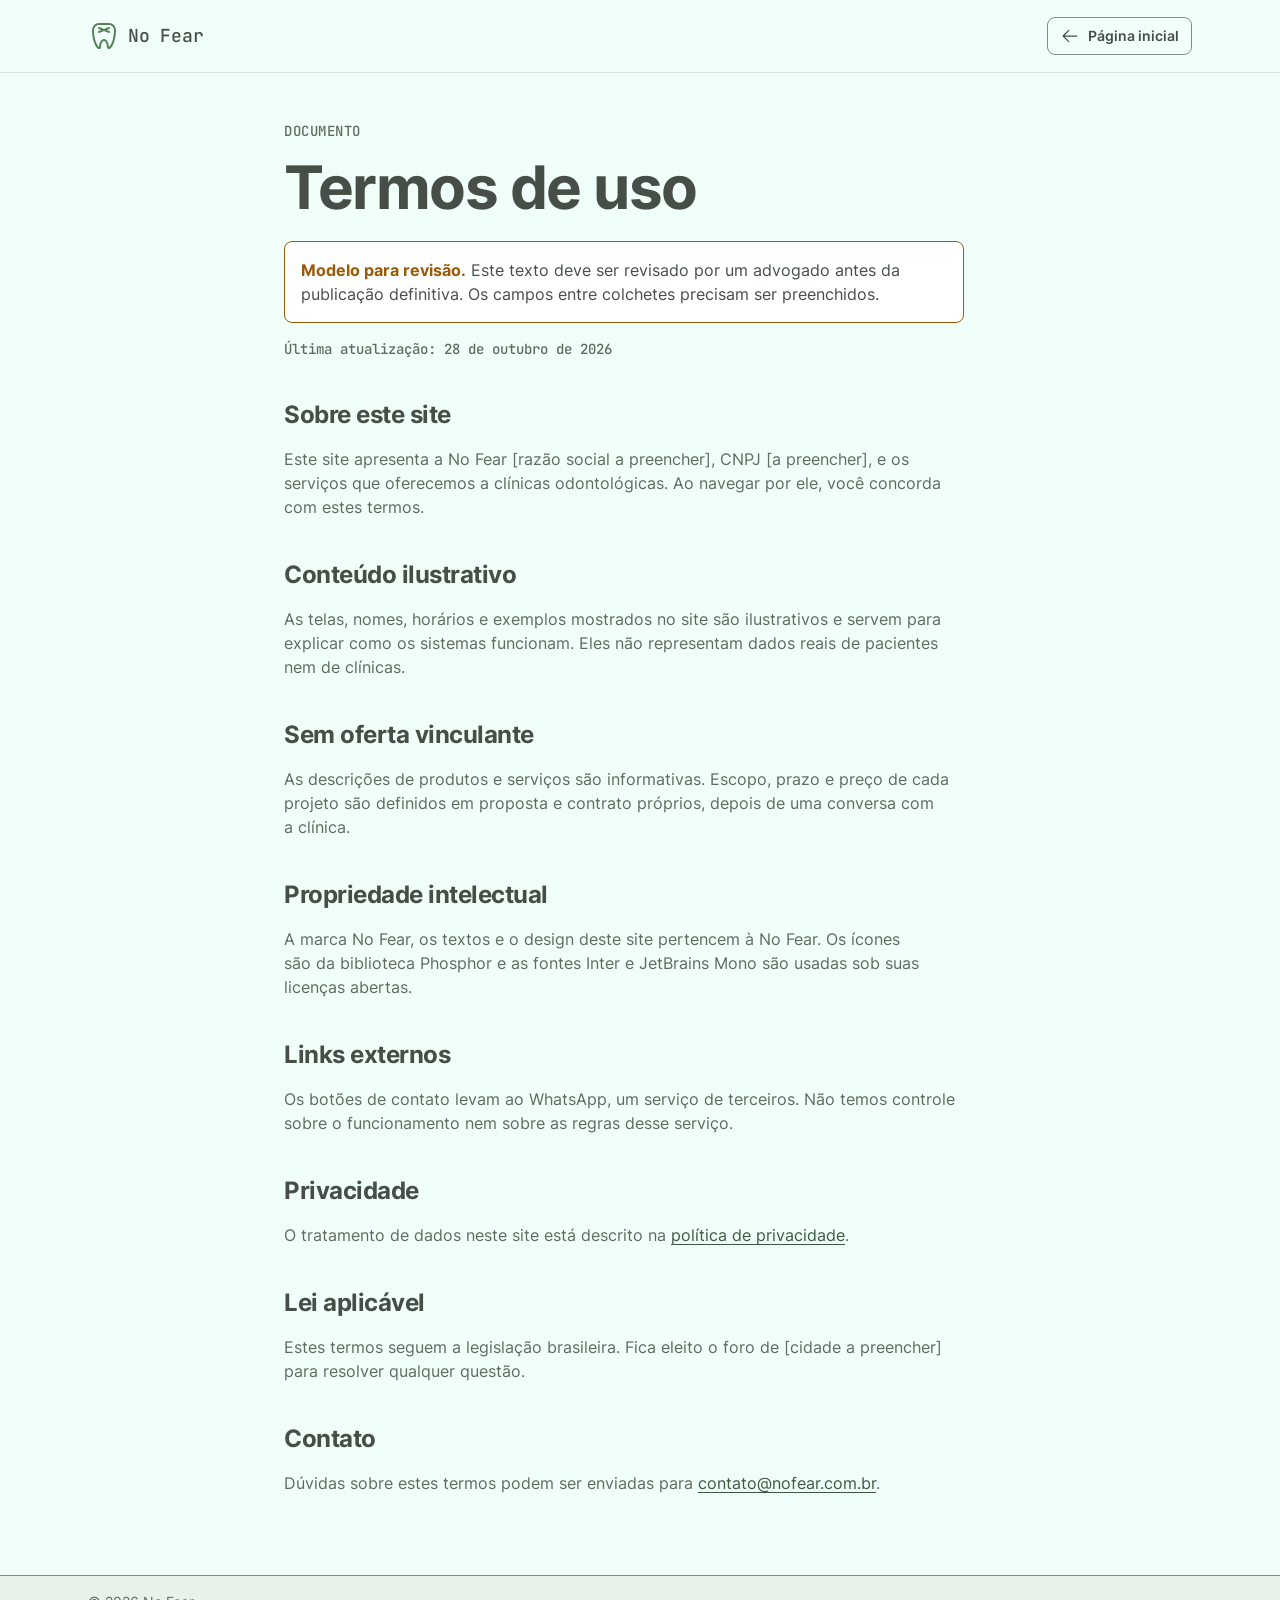
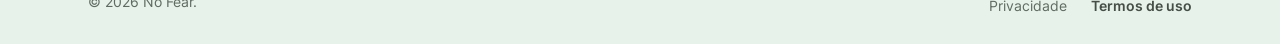
<file: termos.html>
<!DOCTYPE html>
<html lang="pt-BR">
<head>
  <meta charset="UTF-8">
  <meta name="viewport" content="width=device-width, initial-scale=1">
  <title>Termos de uso | No Fear</title>
  <meta name="description" content="Condições de uso do site da No Fear.">
  <meta name="theme-color" content="#f1fffa">
  <link rel="icon" href="assets/favicon.svg" type="image/svg+xml">
  <link rel="canonical" href="https://jp-silva08.github.io/no-fear-site/termos.html">
  <meta property="og:type" content="website">
  <meta property="og:locale" content="pt_BR">
  <meta property="og:site_name" content="No Fear">
  <meta property="og:title" content="Termos de uso | No Fear">
  <meta property="og:description" content="Condições de uso do site da No Fear.">
  <meta property="og:url" content="https://jp-silva08.github.io/no-fear-site/termos.html">
  <meta property="og:image" content="https://jp-silva08.github.io/no-fear-site/assets/og.png">
  <link rel="stylesheet" href="css/style.css">
</head>
<body>
<svg xmlns="http://www.w3.org/2000/svg" width="0" height="0" style="position:absolute" aria-hidden="true" focusable="false">
<symbol id="i-tooth" viewBox="0 0 256 256"><path d="M171,71.42,149.54,80,171,88.57A8,8,0,1,1,165,103.42L128,88.61,91,103.42A8,8,0,1,1,85,88.57L106.46,80,85,71.42A8,8,0,1,1,91,56.57l37,14.81,37-14.81A8,8,0,1,1,171,71.42Zm53,8.33c0,42.72-8,75.4-14.69,95.28-8.73,25.8-20.63,45.49-32.65,54a15.69,15.69,0,0,1-15.95,1.41,16.09,16.09,0,0,1-9.18-13.36C150.68,205.58,146.48,168,128,168s-22.68,37.59-23.53,49.11a16.09,16.09,0,0,1-16,14.9,15.67,15.67,0,0,1-9.13-2.95c-12-8.53-23.92-28.22-32.65-54C40,155.15,32,122.47,32,79.75A56,56,0,0,1,88,24h80A56,56,0,0,1,224,79.75Zm-16,0A40,40,0,0,0,168,40H88A40,40,0,0,0,48,79.76c0,40.55,7.51,71.4,13.85,90.14,11.05,32.66,23,43.37,26.61,46C91.57,174.67,105.59,152,128,152s36.45,22.71,39.49,63.94h0c3.6-2.59,15.57-13.26,26.66-46C200.49,151.16,208,120.31,208,79.76Z"/></symbol>
<symbol id="i-arrow-right" viewBox="0 0 256 256"><path d="M221.66,133.66l-72,72a8,8,0,0,1-11.32-11.32L196.69,136H40a8,8,0,0,1,0-16H196.69L138.34,61.66a8,8,0,0,1,11.32-11.32l72,72A8,8,0,0,1,221.66,133.66Z"/></symbol>
</svg>
  <a class="skip-link" href="#conteudo">Pular para o conteúdo</a>

  <header class="site-header">
    <div class="container header-row">
      <a class="brand" href="index.html" aria-label="No Fear, página inicial">
        <svg class="brand-mark" aria-hidden="true"><use href="#i-tooth"/></svg>
        <span class="brand-name">No Fear</span>
      </a>
      <a class="back-link" href="index.html"><svg class="icon icon-flip" aria-hidden="true"><use href="#i-arrow-right"/></svg>Página inicial</a>
    </div>
  </header>

  <main id="conteudo" class="legal">
    <div class="container legal-body">
      <p class="mono-label">Documento</p>
      <h1>Termos de uso</h1>
      <p class="legal-alert"><strong>Modelo para revisão.</strong> Este texto deve ser revisado por um advogado antes da publicação definitiva. Os campos entre colchetes precisam ser preenchidos.</p>
      <p class="legal-date">Última atualização: 28 de outubro de 2026</p>

      <h2>Sobre este site</h2>
      <p>Este site apresenta a No Fear [razão social a preencher], CNPJ [a preencher], e os serviços que oferecemos a clínicas odontológicas. Ao navegar por ele, você concorda com estes termos.</p>

      <h2>Conteúdo ilustrativo</h2>
      <p>As telas, nomes, horários e exemplos mostrados no site são ilustrativos e servem para explicar como os sistemas funcionam. Eles não representam dados reais de pacientes nem de clínicas.</p>

      <h2>Sem oferta vinculante</h2>
      <p>As descrições de produtos e serviços são informativas. Escopo, prazo e preço de cada projeto são definidos em proposta e contrato próprios, depois de uma conversa com a clínica.</p>

      <h2>Propriedade intelectual</h2>
      <p>A marca No Fear, os textos e o design deste site pertencem à No Fear. Os ícones são da biblioteca Phosphor e as fontes Inter e JetBrains Mono são usadas sob suas licenças abertas.</p>

      <h2>Links externos</h2>
      <p>Os botões de contato levam ao WhatsApp, um serviço de terceiros. Não temos controle sobre o funcionamento nem sobre as regras desse serviço.</p>

      <h2>Privacidade</h2>
      <p>O tratamento de dados neste site está descrito na <a href="privacidade.html">política de privacidade</a>.</p>

      <h2>Lei aplicável</h2>
      <p>Estes termos seguem a legislação brasileira. Fica eleito o foro de [cidade a preencher] para resolver qualquer questão.</p>

      <h2>Contato</h2>
      <p>Dúvidas sobre estes termos podem ser enviadas para <a href="mailto:contato@nofear.com.br">contato@nofear.com.br</a>.</p>
    </div>
  </main>

  <footer class="site-footer site-footer-slim">
    <div class="container footer-base">
      <p>© <span id="ano">2026</span> No Fear.</p>
      <nav class="legal-links" aria-label="Documentos">
        <a href="privacidade.html">Privacidade</a>
        <a href="termos.html" aria-current="page">Termos de uso</a>
      </nav>
    </div>
  </footer>

  <script src="js/main.js"></script>
</body>
</html>
</file>
<file: css/style.css>
/* No Fear — landing page. Decisões em DESIGN.md. */

/* fontes locais (OFL), subconjunto latino */
@font-face { font-family: Inter; font-style: normal; font-weight: 400; font-display: swap; src: url("../assets/fonts/inter-400.woff2") format("woff2"); }
@font-face { font-family: Inter; font-style: normal; font-weight: 600; font-display: swap; src: url("../assets/fonts/inter-600.woff2") format("woff2"); }
@font-face { font-family: Inter; font-style: normal; font-weight: 700; font-display: swap; src: url("../assets/fonts/inter-700.woff2") format("woff2"); }
@font-face { font-family: "JetBrains Mono"; font-style: normal; font-weight: 500; font-display: swap; src: url("../assets/fonts/jetbrains-mono-500.woff2") format("woff2"); }

:root {
  --primary: #45694a;
  --primary-hover: #3a5a3e;
  --fern: #568259;
  --celadon: #96e6b3;
  --sage: #77a87b;
  --bg: #f1fffa;
  --panel: #ccfccb;
  --surface: #ffffff;
  --sunken: #e6f2ea;
  --line: #d5e3da;
  --line-strong: #7f8e84;
  --fg: #464e47;
  --fg-muted: #5f6b61;
  --fg-subtle: #7d887f;
  --info: #2a6f97;
  --success: #2f7a45;
  --warning: #9a5a06;

  /* espaçamento: só estes valores */
  --s25: 2px; --s50: 4px; --s75: 8px; --s100: 12px; --s200: 16px; --s300: 24px;
  --s400: 32px; --s500: 40px; --s600: 48px; --s700: 64px; --s800: 80px; --s900: 96px;

  --r-sm: 4px; --r-md: 8px; --r-lg: 12px;

  --font: Inter, system-ui, "Segoe UI", sans-serif;
  --mono: "JetBrains Mono", ui-monospace, Consolas, monospace;

  --ease: cubic-bezier(0.32, 0.72, 0, 1);
  --shadow-float: 0 4px 16px rgb(70 78 71 / 0.12);
  --shadow-sm: 0px 2px 3px -1px rgba(0,0,0,0.1), 0px 1px 0px 0px rgba(25,28,33,0.02), 0px 0px 0px 1px rgba(25,28,33,0.08);
  --shadow-lg: 0 2.8px 2.2px rgba(0,0,0,0.034), 0 6.7px 5.3px rgba(0,0,0,0.048), 0 12.5px 10px rgba(0,0,0,0.06), 0 22.3px 17.9px rgba(0,0,0,0.072), 0 41.8px 33.4px rgba(0,0,0,0.086), 0 100px 80px rgba(0,0,0,0.12);

  --header-h: 64px;
}

*, *::before, *::after { box-sizing: border-box; }
html { scroll-behavior: smooth; scroll-padding-top: var(--s800); -webkit-text-size-adjust: 100%; }
body {
  margin: 0; background: var(--bg); color: var(--fg);
  font: 400 1rem/1.5rem var(--font);
  -webkit-font-smoothing: antialiased;
}
h1, h2, h3, p, ul, ol, figure, address { margin: 0; padding: 0; }
ul, ol { list-style: none; }
address { font-style: normal; }
a { color: inherit; text-decoration: none; }
p { text-wrap: pretty; }
h1, h2, h3 { text-wrap: balance; color: var(--fg); }
.container { width: 100%; max-width: 1152px; margin: 0 auto; padding: 0 var(--s300); }

:focus-visible { outline: 2px solid var(--primary-hover); outline-offset: 2px; border-radius: var(--r-sm); }
.skip-link {
  position: absolute; left: var(--s200); top: -100px; z-index: 100;
  background: var(--primary); color: #fff; padding: var(--s75) var(--s100); border-radius: var(--r-md);
  font-weight: 600; transition: top 200ms var(--ease);
}
.skip-link:focus { top: var(--s200); }

/* ---------- tipografia ---------- */
h1 { font-size: 2.25rem; line-height: 2.5rem; font-weight: 700; letter-spacing: -0.025em; max-width: 680px; }
h2 { font-size: 1.875rem; line-height: 2.25rem; font-weight: 700; letter-spacing: -0.02em; max-width: 680px; }
h3 { font-size: 1.25rem; line-height: 1.75rem; font-weight: 600; }
.lead { font-size: 1.125rem; line-height: 1.75rem; color: var(--fg-muted); max-width: 680px; }
.mono-label {
  font: 500 0.875rem/1.25rem var(--mono); letter-spacing: 0.04em; text-transform: uppercase;
  color: var(--fg-muted);
}
.icon { width: 1.5rem; height: 1.5rem; fill: currentColor; flex: none; }

/* ---------- botões ---------- */
.btn {
  display: inline-flex; align-items: center; justify-content: center; gap: var(--s75);
  padding: var(--s75) var(--s200); min-height: 48px; border-radius: var(--r-md);
  font: 600 1rem/1.5rem var(--font); cursor: pointer; border: 0;
  transition: background-color 200ms var(--ease), transform 200ms var(--ease), box-shadow 200ms var(--ease);
}
.btn-primary { background: var(--primary); color: #fff; }
.btn-primary:hover { background: var(--primary-hover); transform: translateY(-2px); box-shadow: var(--shadow-float); }
.btn-primary:active { transform: scale(0.98); box-shadow: none; }
.btn-primary:focus-visible { outline-color: var(--primary-hover); outline-offset: 4px; }
.btn .icon { transition: transform 200ms var(--ease); }
.btn:hover .icon { transform: rotate(-8deg) scale(1.08); }

/* ---------- header ---------- */
.site-header {
  position: sticky; top: 0; z-index: 50; background: var(--bg); border-bottom: 1px solid var(--line);
}
.header-row { display: flex; align-items: center; justify-content: space-between; height: var(--header-h); }
.brand { display: inline-flex; align-items: center; gap: var(--s75); border-radius: var(--r-sm); }
.brand-mark { width: 2rem; height: 2rem; fill: var(--fern); }
.brand-name { font: 500 1.125rem/1.75rem var(--mono); letter-spacing: -0.01em; color: var(--fg); }
.menu-toggle {
  width: 48px; height: 48px; display: grid; place-items: center; background: transparent; border: 1px solid var(--line-strong);
  border-radius: var(--r-md); cursor: pointer; color: var(--fg);
  transition: background-color 200ms var(--ease), transform 200ms var(--ease);
}
.menu-toggle:hover { background: var(--panel); }
.menu-toggle:active { transform: scale(0.96); }
.bars { position: relative; width: 20px; height: 14px; display: block; }
.bars span {
  position: absolute; left: 0; width: 100%; height: 2px; background: currentColor; border-radius: 2px;
  transition: transform 300ms var(--ease), opacity 200ms var(--ease), top 300ms var(--ease);
}
.bars span:nth-child(1) { top: 0; } .bars span:nth-child(2) { top: 6px; } .bars span:nth-child(3) { top: 12px; }
.menu-toggle[aria-expanded="true"] .bars span:nth-child(1) { top: 6px; transform: rotate(45deg); }
.menu-toggle[aria-expanded="true"] .bars span:nth-child(2) { opacity: 0; }
.menu-toggle[aria-expanded="true"] .bars span:nth-child(3) { top: 6px; transform: rotate(-45deg); }

.menu {
  position: absolute; top: var(--header-h); left: 0; right: 0; background: var(--bg);
  border-bottom: 1px solid var(--line); padding: var(--s100) var(--s300) var(--s300);
  display: flex; flex-direction: column; box-shadow: var(--shadow-float);
  visibility: hidden; opacity: 0; transform: translateY(-8px);
  transition: opacity 300ms var(--ease), transform 300ms var(--ease), visibility 0s linear 300ms;
}
.menu.open { visibility: visible; opacity: 1; transform: none; transition-delay: 0s; }
.menu a {
  padding: var(--s100) 0; border-bottom: 1px solid var(--line); font-weight: 600;
  transition: color 200ms var(--ease), padding-left 200ms var(--ease);
}
.menu a:hover { color: var(--primary-hover); padding-left: var(--s75); }
.menu a:active { color: var(--primary); }
.menu a.current { color: var(--primary-hover); }

/* ---------- hero ---------- */
.hero { padding: var(--s600) 0 var(--s700); }
.hero-grid { display: grid; gap: var(--s600); }
.hero-copy { display: flex; flex-direction: column; align-items: flex-start; gap: var(--s200); }
.hero-copy .lead { margin-bottom: var(--s100); }
.hero-note { font-size: 0.875rem; line-height: 1.25rem; color: var(--fg-muted); }

.hero-visual figcaption { margin-top: var(--s200); font-size: 0.875rem; line-height: 1.25rem; color: var(--fg-muted); max-width: 520px; }
.screen {
  background: var(--surface); border: 1px solid var(--line); border-radius: var(--r-lg);
  box-shadow: var(--shadow-lg); overflow: hidden;
}
.screen-bar {
  display: flex; align-items: center; justify-content: space-between; gap: var(--s100);
  padding: var(--s100) var(--s200); background: var(--sunken); border-bottom: 1px solid var(--line);
}
.screen-body { display: grid; gap: var(--s200); padding: var(--s200); }
.tag {
  display: inline-block; font: 500 0.75rem/1rem var(--mono); text-transform: uppercase; letter-spacing: 0.04em;
  padding: var(--s25) var(--s75); border-radius: var(--r-sm); background: var(--surface);
}
.tag-info { color: var(--info); border: 1px solid var(--info); }

.agenda { display: grid; gap: var(--s75); }
.slot {
  display: grid; grid-template-columns: auto 1fr auto; align-items: center; gap: var(--s100);
  padding: var(--s75) var(--s100); border: 1px solid var(--line); border-radius: var(--r-md);
}
.slot-active { background: var(--panel); border-color: var(--panel); }
.slot-time { font: 500 0.875rem/1.25rem var(--mono); color: var(--fg-muted); }
.slot-name { font-weight: 600; font-size: 0.875rem; line-height: 1.25rem; }
.slot-name small { display: block; font-weight: 400; font-size: 0.875rem; color: var(--fg-muted); }
.slot-free { color: var(--fg-muted); }
.chip { font: 600 0.75rem/1rem var(--font); padding: var(--s25) var(--s75); border-radius: var(--r-sm); white-space: nowrap; background: var(--surface); }
.chip-ok { color: var(--success); border: 1px solid var(--success); }
.chip-wait { color: var(--warning); border: 1px solid var(--warning); }
.chip-free { color: var(--info); border: 1px solid var(--info); }

.assistant { display: grid; gap: var(--s75); padding: var(--s200); background: var(--bg); border: 1px solid var(--line); border-radius: var(--r-md); }
.msg { font-size: 0.875rem; line-height: 1.25rem; padding: var(--s75) var(--s100); border-radius: var(--r-md); max-width: 90%; }
.msg-in { background: var(--surface); border: 1px solid var(--line); justify-self: start; }
.msg-out { background: var(--primary); color: #fff; justify-self: end; }
.assistant-foot { font: 500 0.75rem/1rem var(--mono); color: var(--fg-muted); }

.odonto { display: grid; gap: var(--s75); }
.teeth { display: grid; grid-template-columns: repeat(8, 1fr); gap: var(--s50); }
.teeth i { aspect-ratio: 1 / 1.1; border: 1px solid var(--line-strong); border-radius: var(--r-sm); background: var(--surface); display: block; }
.teeth .t-done { background: var(--celadon); border-color: var(--fern); }
.teeth .t-mark { background: var(--surface); border-color: var(--warning); box-shadow: inset 0 0 0 2px var(--surface), inset 0 0 0 4px var(--warning); }

/* ---------- seções ---------- */
.section { padding: var(--s700) 0; }
.band-sunken { background: var(--sunken); }
.band-panel { background: var(--panel); }
.section-head { display: grid; gap: var(--s100); margin-bottom: var(--s500); }

.split { display: grid; gap: var(--s400); }
.split-head { display: grid; gap: var(--s100); align-content: start; }
.split-body { display: grid; gap: var(--s400); }
.principles { display: grid; gap: var(--s200); }
.principles li { padding-top: var(--s200); border-top: 1px solid var(--line-strong); max-width: 680px; color: var(--fg-muted); }
.principles strong { color: var(--fg); font-weight: 600; }

/* o que fazemos */
.rows { display: grid; }
.row { display: grid; gap: var(--s200); padding: var(--s300) 0; border-top: 1px solid var(--line-strong); }
.row:last-child { border-bottom: 1px solid var(--line-strong); }
.row-num { font: 500 0.875rem/1.25rem var(--mono); color: var(--fg-muted); }
.row-problem p { color: var(--fg-muted); margin-top: var(--s50); }
.row-solution { display: flex; gap: var(--s100); align-items: flex-start; }
.row-solution .icon { color: var(--primary); margin-top: var(--s25); }

/* produtos */
.products { display: grid; gap: var(--s200); }
.card {
  display: grid; align-content: start; gap: var(--s100); padding: var(--s300); background: var(--surface);
  border: 1px solid var(--line); border-radius: var(--r-lg);
  transition: box-shadow 250ms var(--ease), transform 250ms var(--ease), border-color 250ms var(--ease);
}
.card:hover { box-shadow: var(--shadow-sm); transform: translateY(-2px); border-color: var(--line-strong); }
.card p { color: var(--fg-muted); max-width: 520px; }
.icon-chip {
  width: 48px; height: 48px; display: grid; place-items: center; border-radius: var(--r-md);
  background: var(--celadon); color: var(--fg); margin-bottom: var(--s75);
}
.card-lg h3 { font-size: 1.5rem; line-height: 2rem; letter-spacing: -0.01em; }
.tags { display: flex; flex-wrap: wrap; gap: var(--s75); margin-top: var(--s100); }
.tags li { font: 500 0.875rem/1.25rem var(--mono); padding: var(--s50) var(--s75); background: var(--sunken); color: var(--fg-muted); border-radius: var(--r-sm); }

/* como funciona */
.steps { display: grid; gap: var(--s400); }
.step { display: grid; gap: var(--s75); align-content: start; border-top: 1px solid var(--fg); padding-top: var(--s200); }
.step p { color: var(--fg); max-width: 400px; }
.step-num { font: 500 1.5rem/2rem var(--mono); color: var(--primary-hover); }

/* tagline */
.tagline { padding: var(--s800) 0; }
.tagline-text {
  font-size: 1.875rem; line-height: 2.25rem; font-weight: 700; letter-spacing: -0.02em;
  max-width: 800px; text-wrap: balance; color: var(--fg);
}
.tagline-text strong { color: var(--primary-hover); font-weight: 700; }
.word {
  display: inline-block;
  --word-progress: 1;
  opacity: calc(0.25 + 0.75 * var(--word-progress));
  transform: translateY(calc((1 - var(--word-progress)) * 0.14em));
  transition: opacity 400ms var(--ease), transform 400ms var(--ease);
}

/* faq */
.faq-wrap { display: grid; gap: var(--s400); }
.faq { display: grid; max-width: 760px; }
.faq details { border-top: 1px solid var(--line-strong); }
.faq details:last-child { border-bottom: 1px solid var(--line-strong); }
.faq summary {
  display: flex; justify-content: space-between; align-items: center; gap: var(--s200);
  padding: var(--s200) 0; cursor: pointer; list-style: none; font-weight: 600;
  transition: color 200ms var(--ease);
}
.faq summary::-webkit-details-marker { display: none; }
.faq summary:hover { color: var(--primary-hover); }
.faq summary:active { color: var(--primary); }
.faq summary .icon { transition: transform 300ms var(--ease); color: var(--primary); }
.faq details[open] summary .icon { transform: rotate(180deg); }
.faq details p { padding-bottom: var(--s200); color: var(--fg-muted); max-width: 640px; }

/* cta */
.cta-box {
  background: var(--panel); border: 1px solid var(--fern); border-radius: var(--r-lg);
  padding: var(--s400) var(--s300); display: grid; gap: var(--s300); justify-items: start;
}
.cta-box h2 { max-width: 680px; }
.cta-note { font-size: 0.875rem; line-height: 1.25rem; color: var(--fg); }

/* rodapé */
.site-footer { background: var(--sunken); border-top: 1px solid var(--line-strong); padding: var(--s600) 0 var(--s300); }
.footer-grid { display: grid; gap: var(--s400); }
.footer-brand { display: grid; gap: var(--s100); justify-items: start; }
.footer-brand p { color: var(--fg-muted); max-width: 320px; }
.footer-nav, .footer-contact { display: grid; gap: var(--s75); align-content: start; }
.footer-nav a, .footer-contact a {
  display: inline-flex; align-items: center; gap: var(--s75); padding: var(--s50) 0; width: fit-content;
  transition: color 200ms var(--ease);
}
.footer-nav a:hover, .footer-contact a:hover { color: var(--primary-hover); text-decoration: underline; text-underline-offset: 4px; }
.footer-nav a:active, .footer-contact a:active { color: var(--primary); }
.footer-contact .icon { color: var(--primary); }
.footer-base { margin-top: var(--s500); padding-top: var(--s200); border-top: 1px solid var(--line-strong); font-size: 0.875rem; line-height: 1.25rem; color: var(--fg-muted); }

/* botão flutuante */
.fab {
  position: fixed; right: var(--s200); bottom: var(--s200); z-index: 40; width: 56px; height: 56px; border-radius: 50%;
  display: grid; place-items: center; background: var(--primary); color: #fff; box-shadow: var(--shadow-float);
  transition: background-color 200ms var(--ease), transform 200ms var(--ease);
}
.fab .icon { width: 1.75rem; height: 1.75rem; }
.fab:hover { background: var(--primary-hover); transform: translateY(-2px); }
.fab:active { transform: scale(0.96); }
.fab:focus-visible { outline: 2px solid var(--primary-hover); outline-offset: 4px; border-radius: 50%; }

/* entrada ao rolar */
.js .reveal { opacity: 0; transform: translateY(24px); transition: opacity 700ms var(--ease) var(--d, 0ms), transform 700ms var(--ease) var(--d, 0ms); }
.js .reveal.in { opacity: 1; transform: none; }

/* ---------- 768px ---------- */
@media (min-width: 768px) {
  h1 { font-size: 3rem; line-height: 1; }
  h2 { font-size: 2.25rem; line-height: 2.5rem; }
  .tagline-text { font-size: 2.25rem; line-height: 2.5rem; }
  .section { padding: var(--s800) 0; }
  .screen-body { grid-template-columns: 1fr 1fr; }
  .agenda { grid-column: 1 / -1; }
  .products { grid-template-columns: repeat(6, 1fr); }
  .card-lg { grid-column: span 4; }
  .card-sm { grid-column: span 2; }
  .card-half { grid-column: span 3; }
  .steps { grid-template-columns: repeat(3, 1fr); gap: var(--s300); }
  .row { grid-template-columns: 48px 1fr 1fr; gap: var(--s300); align-items: start; }
  .footer-grid { grid-template-columns: 1.4fr 1fr 1fr; }
}

/* ---------- 1024px ---------- */
@media (min-width: 1024px) {
  :root { --header-h: 72px; }
  .menu-toggle { display: none; }
  .menu {
    position: static; flex-direction: row; gap: var(--s300); padding: 0; background: transparent;
    border: 0; box-shadow: none; visibility: visible; opacity: 1; transform: none;
  }
  .menu a { border: 0; padding: var(--s75) 0; font-weight: 600; font-size: 0.875rem; line-height: 1.25rem; }
  .menu a:hover { padding-left: 0; text-decoration: underline; text-decoration-thickness: 2px; text-underline-offset: 6px; }
  .menu a.current { text-decoration: underline; text-decoration-thickness: 2px; text-underline-offset: 6px; }
  .hero { padding: var(--s800) 0 var(--s900); }
  .hero-grid { grid-template-columns: 5fr 7fr; gap: var(--s700); align-items: center; }
  .section { padding: var(--s900) 0; }
  .tagline { padding: var(--s900) 0; }
  .split { grid-template-columns: 5fr 7fr; gap: var(--s700); }
  .faq-wrap { grid-template-columns: 4fr 8fr; gap: var(--s700); }
  .cta-box { padding: var(--s600); }
  .footer-grid { grid-template-columns: 2fr 1fr 1fr; }
}

@media (min-width: 1280px) {
  h1 { font-size: 3.75rem; line-height: 1; }
}

/* ---------- movimento reduzido ---------- */
@media (prefers-reduced-motion: reduce) {
  html { scroll-behavior: auto; }
  *, *::before, *::after { transition-duration: 0.01ms !important; animation: none !important; }
  .js .reveal { opacity: 1; transform: none; }
  .word { opacity: 1; transform: none; }
  .btn:hover, .card:hover, .fab:hover { transform: none; }
}

/* grid items nunca estouram a coluna */
.hero-grid > *, .screen-body > *, .split > *, .faq-wrap > *, .products > *, .steps > *, .row > * { min-width: 0; }
.odonto, .assistant, .agenda { grid-template-columns: minmax(0, 1fr); }
.teeth { grid-template-columns: repeat(8, minmax(0, 1fr)); }
.faq-wrap { align-items: start; }
.footer-grid { align-items: start; }

/* rodapé: links legais */
.footer-base { display: flex; flex-wrap: wrap; justify-content: space-between; gap: var(--s100) var(--s300); }
.legal-links { display: flex; flex-wrap: wrap; gap: var(--s300); }
.legal-links a { padding: var(--s50) 0; transition: color 200ms var(--ease); }
.legal-links a:hover { color: var(--primary-hover); text-decoration: underline; text-underline-offset: 4px; }
.legal-links a:active { color: var(--primary); }
.legal-links a[aria-current="page"] { color: var(--fg); font-weight: 600; }
.site-footer-slim { padding: 0 0 var(--s300); }
.site-footer-slim .footer-base { margin-top: 0; border-top: 0; }

/* páginas internas */
.back-link {
  display: inline-flex; align-items: center; gap: var(--s75); padding: var(--s75) var(--s100);
  border: 1px solid var(--line-strong); border-radius: var(--r-md); font-weight: 600; font-size: 0.875rem; line-height: 1.25rem;
  transition: background-color 200ms var(--ease), transform 200ms var(--ease);
}
.back-link:hover { background: var(--panel); }
.back-link:active { transform: scale(0.98); }
.back-link .icon { width: 1.25rem; height: 1.25rem; }
.icon-flip { transform: scaleX(-1); }

.legal-body { max-width: 760px; padding-top: var(--s600); padding-bottom: var(--s800); display: grid; gap: var(--s200); }
.legal-body h1 { margin-bottom: var(--s75); }
.legal-body h2 { font-size: 1.5rem; line-height: 2rem; margin-top: var(--s300); }
.legal-body p { color: var(--fg-muted); max-width: 680px; }
.legal-body a { color: var(--primary-hover); text-decoration: underline; text-underline-offset: 3px; border-radius: var(--r-sm); }
.legal-body a:hover { color: var(--primary); }
.legal-alert { padding: var(--s200); background: var(--surface); border: 1px solid var(--warning); border-radius: var(--r-md); }
.legal-body .legal-alert { color: var(--fg); }
.legal-alert strong { color: var(--warning); }
.legal-date { font: 500 0.875rem/1.25rem var(--mono); }

.notfound-body { min-height: calc(100vh - var(--header-h)); display: grid; align-content: center; justify-items: start; gap: var(--s200); padding-top: var(--s700); padding-bottom: var(--s700); }
.notfound-body .btn { margin-top: var(--s100); }
.odonto, .assistant { align-content: start; }
</file>
